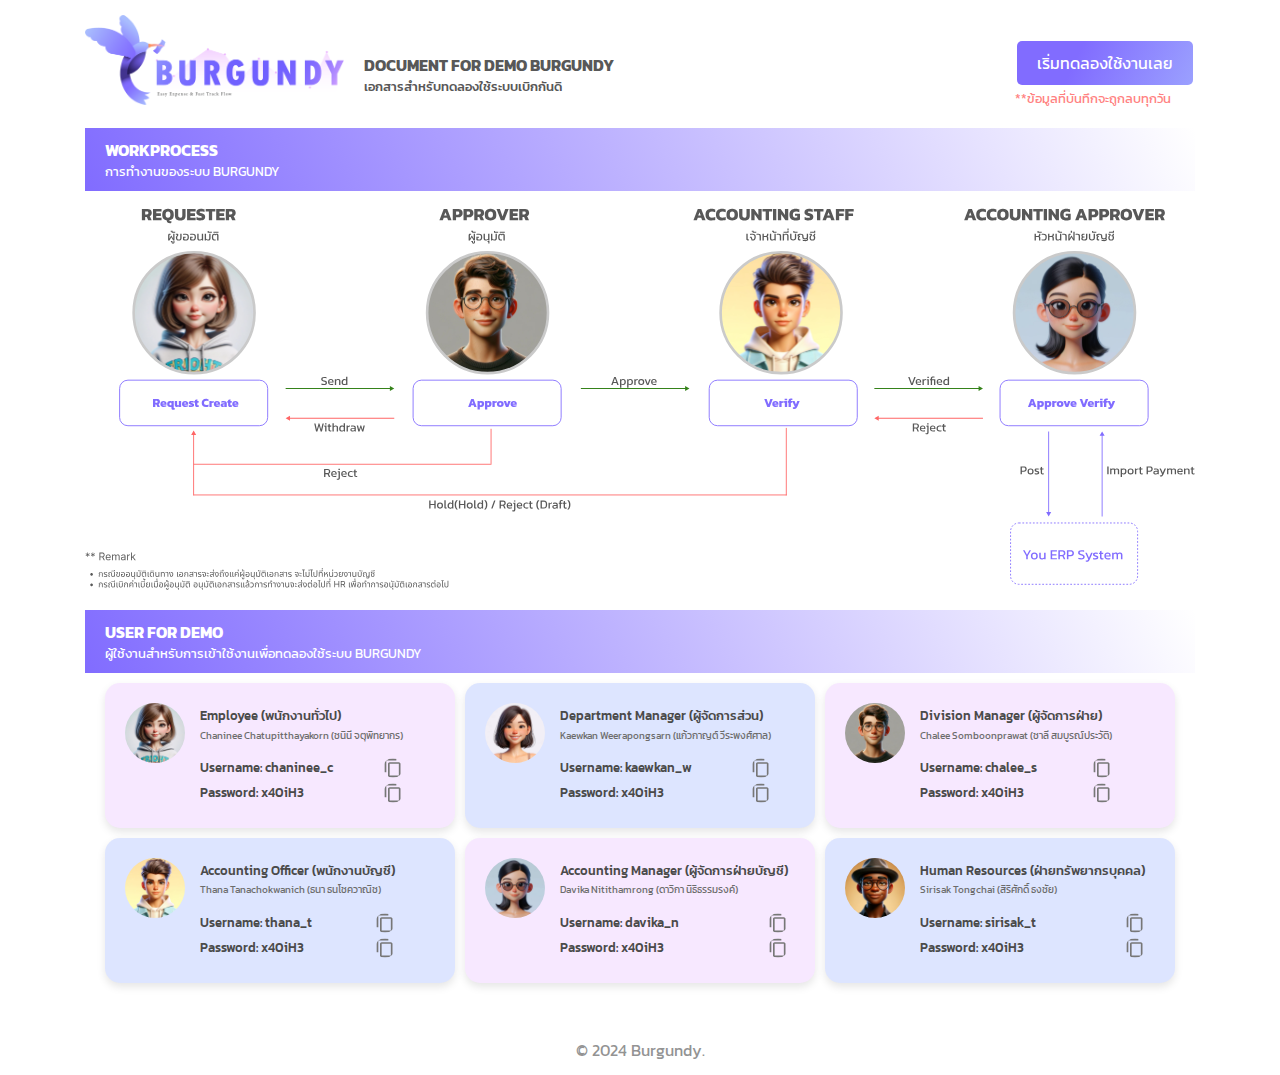
<file: public/how-to-demo.html>
<!DOCTYPE html>
<html lang="en">
<head>
    <meta charset="UTF-8">
    <meta name="viewport" content="width=device-width, initial-scale=1.0">
    <title>Burgundy Demo</title>
    <link rel="icon" href="assets/images/logo.png" type="image/png">
    <link rel="stylesheet" href="how-to-demo.css">
    <link rel="stylesheet" href="https://cdn.jsdelivr.net/npm/bootstrap@4.3.1/dist/css/bootstrap.min.css"
        integrity="sha384-ggOyR0iXCbMQv3Xipma34MD+dH/1fQ784/j6cY/iJTQUOhcWr7x9JvoRxT2MZw1T" crossorigin="anonymous">
</head>
<body class="container">
    <div class="header">
        <div class="d-flex" style="flex-wrap: wrap;">
            <img src="./assets/images/logo-label.png" alt="Burgundy Logo">
            <div class="header-title">
                <p>DOCUMENT FOR DEMO BURGUNDY</p>
                <p>เอกสารสำหรับทดลองใช้ระบบเบิกกันดิ</p>
            </div>
        </div>
        <div class="mt-4">
            <a href="https://demo-burgundy.softsquaregroup.com/" target="_blank" class="btn-demo" id="btn-demo">เริ่มทดลองใช้งานเลย</a>
            <div class="remak">**ข้อมูลที่บันทึกจะถูกลบทุกวัน</div>
        </div>
    </div>

    <section class="workflow">
        <div class="header-content">
            <span>WORKPROCESS</span>
            <span>การทำงานของระบบ BURGUNDY</span>
        </div>
        <img src="./assets/images/workprocess.svg" width="100%" alt="workprocess">
    </section>

    <section class="users">
        <div class="header-content">
            <span>USER FOR DEMO</span>
            <span>ผู้ใช้งานสำหรับการเข้าใช้งานเพื่อทดลองใช้ระบบ BURGUNDY</span>
        </div>
        <div class="user-cards">
            <div class="user-card">
                <div class="avatar">
                    <img src="./assets/images/requester.jpg" alt="requester">
                </div>
                <div class="content">
                    <h5>Employee (พนักงานทั่วไป)</h5>
                    <p>Chaninee Chatupitthayakorn (ชนินี จตุพิทยากร)</p>
                    <div class="credentials">
                        <span>Username: chaninee_c <img onclick="copyText('chaninee_c')" src="./assets/images/content_copy.svg" alt="icon" class="icon"></span>
                        <span>Password: x40iH3 <img onclick="copyText('x40iH3')" src="./assets/images/content_copy.svg" alt="icon"  class="icon"></span>
                    </div>
                </div>
            </div>
            <div class="user-card">
                <div class="avatar">
                    <img src="./assets/images/department_manager.jpg" alt="department_manager">
                </div>
                <div class="content">
                    <h5>Department Manager (ผู้จัดการส่วน)</h5>
                    <p>Kaewkan Weerapongsarn (แก้วกาญต์ วีระพงศ์ศาล)</p>
                    <div class="credentials">
                        <span>Username: kaewkan_w <img onclick="copyText('kaewkan_w')" src="./assets/images/content_copy.svg" alt="icon" class="icon"></span>
                        <span>Password: x40iH3 <img onclick="copyText('x40iH3')" src="./assets/images/content_copy.svg" alt="icon"  class="icon"></span>
                    </div>
                </div>
            </div>
            <div class="user-card">
                <div class="avatar">
                    <img src="./assets/images/division_manager.jpg" alt="division_manager">
                </div>
                <div class="content">
                    <h5>Division Manager (ผู้จัดการฝ่าย)</h5>
                    <p>Chalee Somboonprawat (ชาลี สมบูรณ์ประวัติ)</p>
                    <div class="credentials">
                        <span>Username: chalee_s <img onclick="copyText('chalee_s')" src="./assets/images/content_copy.svg" alt="icon" class="icon"></span>
                        <span>Password: x40iH3 <img onclick="copyText('x40iH3')" src="./assets/images/content_copy.svg" alt="icon"  class="icon"></span>
                    </div>
                </div>
            </div>
            <div class="user-card">
                <div class="avatar">
                    <img src="./assets/images/accounting_officer.jpg" alt="accounting_officer">
                </div>
                <div class="content">
                    <h5>Accounting Officer (พนักงานบัญชี)</h5>
                    <p>Thana Tanachokwanich (ธนา ธนโชควาณิช)</p>
                    <div class="credentials">
                        <span>Username: thana_t <img onclick="copyText('thana_t')" src="./assets/images/content_copy.svg" alt="icon" class="icon"></span>
                        <span>Password: x40iH3 <img onclick="copyText('x40iH3')" src="./assets/images/content_copy.svg" alt="icon"  class="icon"></span>
                    </div>
                </div>
            </div>
            <div class="user-card">
                <div class="avatar">
                    <img src="./assets/images/accounting_manager.jpg" alt="accounting_manager">
                </div>
                <div class="content">
                    <h5>Accounting Manager (ผู้จัดการฝ่ายบัญชี)</h5>
                    <p>Davika Nitithamrong (ดาวิกา นิธิธรรมรงค์)</p>
                    <div class="credentials">
                        <span>Username: davika_n <img onclick="copyText('davika_n')" src="./assets/images/content_copy.svg" alt="icon" class="icon"></span>
                        <span>Password: x40iH3 <img onclick="copyText('x40iH3')" src="./assets/images/content_copy.svg" alt="icon"  class="icon"></span>
                    </div>
                </div>
            </div>
            <div class="user-card">
                <div class="avatar">
                    <img src="./assets/images/human_resources.jpg" alt="human_resources">
                </div>
                <div class="content">
                    <h5>Human Resources (ฝ่ายทรัพยากรบุคคล)</h5>
                    <p>Sirisak Tongchai (สิริศักดิ์ ธงชัย)</p>
                    <div class="credentials">
                        <span>Username: sirisak_t <img onclick="copyText('sirisak_t')" src="./assets/images/content_copy.svg" alt="icon" class="icon"></span>
                        <span>Password: x40iH3 <img onclick="copyText('x40iH3')" src="./assets/images/content_copy.svg" alt="icon"  class="icon"></span>
                    </div>
                </div>
            </div>
        </div>
    </section>

    <section class="footer">
        <div class="footer-content">
            <span>© 2024 Burgundy.</span>
        </div>
    </section>

    <script>
        function copyText(text) {
            navigator.clipboard.writeText(text);
        }
    </script>
</body>
</html>
</file>
<file: public/how-to-demo.css>
@import url('https://fonts.googleapis.com/css2?family=Kanit:ital,wght@0,100;0,200;0,300;0,400;0,500;0,600;0,700;0,800;0,900&display=swap');

body {
    font-family: "Kanit" !important;
    font-size: 22px;
    color: #585858;
    margin: 0;
    padding: 0;
    background-color: #f9f9f9;
    padding-top: 1%;
    padding-bottom: 1%;
}

.header {
    display: flex;
    flex-wrap: wrap;
    justify-content: space-between;
    align-items: center;
}

.header img {
    height: 90px;
    vertical-align: middle;
}

.header-title {
    padding-left: 20px;
    display: flex;
    flex-direction: column;
    justify-content: flex-end;
    flex-wrap: wrap;
    padding-top: 5%;
}

.header-title p {
    line-height: 0.4;
    font-weight: bold;
    color: #585858;
}

.header-title p:nth-child(2) {
    font-size: 0.8em;
    font-weight: 500;
}

.btn-demo {
    background: linear-gradient(115deg, #816cff 34.2%, #A9BDFE 136.43%);
    color: white;
    padding: 10px 20px;
    text-align: center;
    text-decoration: none;
    display: inline-block;
    font-size: 16px;
    margin: 4px 2px;
    cursor: pointer;
    border-radius: 5px;
    border: none;
}
.btn-demo:hover {
    color: white;
    text-decoration: none;
    opacity: 0.9;
}

.header-content {
    background: linear-gradient(63deg, rgba(129,108,255,1) 0%, rgba(255,255,255,0) 100%);
    color: white;
    padding: 10px 20px;
    margin-top: 20px;
    margin-bottom: 10px;
    display: flex;
    flex-direction: column;
    justify-content: center;
    font-weight: bold;
    line-height: 1.5;
}

.header-content span:nth-child(2) {
    font-size: 0.8em;
    font-weight: 400;
}

.workflow h2 {
    text-align: center;
    color: #4a4a4a;
}

.workflow-process {
    display: flex;
    justify-content: space-between;
    margin-top: 20px;
}

.workflow-step {
    text-align: center;
    width: 22%;
}

.workflow-step img {
    width: 80px;
    height: 80px;
    border-radius: 50%;
}

.workflow-step h3 {
    margin: 10px 0;
    color: #4a4a4a;
}

.workflow-step p {
    color: #6c6c6c;
}

.user-cards {
    display: flex;
    margin-top: 10px;
    flex-direction: row;
    flex-wrap: wrap;
    align-items: center;
    justify-content: center;
    row-gap: 10px;
    column-gap: 10px;
    width: 100%;
}

.user-card {
    width: 350px;
    padding: 20px;
    background-color: #f7e8ff;
    border-radius: 15px;
    box-shadow: 0 4px 8px rgba(0, 0, 0, 0.1);
    display: flex;
}

.user-card:nth-child(even) {
    background-color: #DDE5FF;
}

.user-card img {
    width: 60px;
    height: 60px;
    border-radius: 50%;
    margin-right: 15px;

}

.user-card h5 {
    margin: 5px 0;
    font-size: 0.8em;
    color: #4a4a4a;
}

.user-card p {
    margin: 5px 0;
    color: #6c6c6c;
    font-size: 0.6em;
}

.credentials {
    margin-top: 15px;
    text-align: left;
    font-size: 16px;
    font-size: 0.8em;
}

.credentials span {
    display: flex;
    margin-bottom: 5px;
    font-weight: 500;
    color: #4a4a4a;
}

.user-card .content img.icon {
    margin-left: auto;
    width: 20px;
    height: 20px;
    margin-right: 0px;
    border-radius: 100%;
    cursor: pointer;
}

.footer {
    display: flex;
    flex-wrap: wrap;
    justify-content: center;
    color: #939393;
    margin-top: 5%;
}

.remak {
    font-size: 0.8em;
    color: #ff8181;
}
</file>
